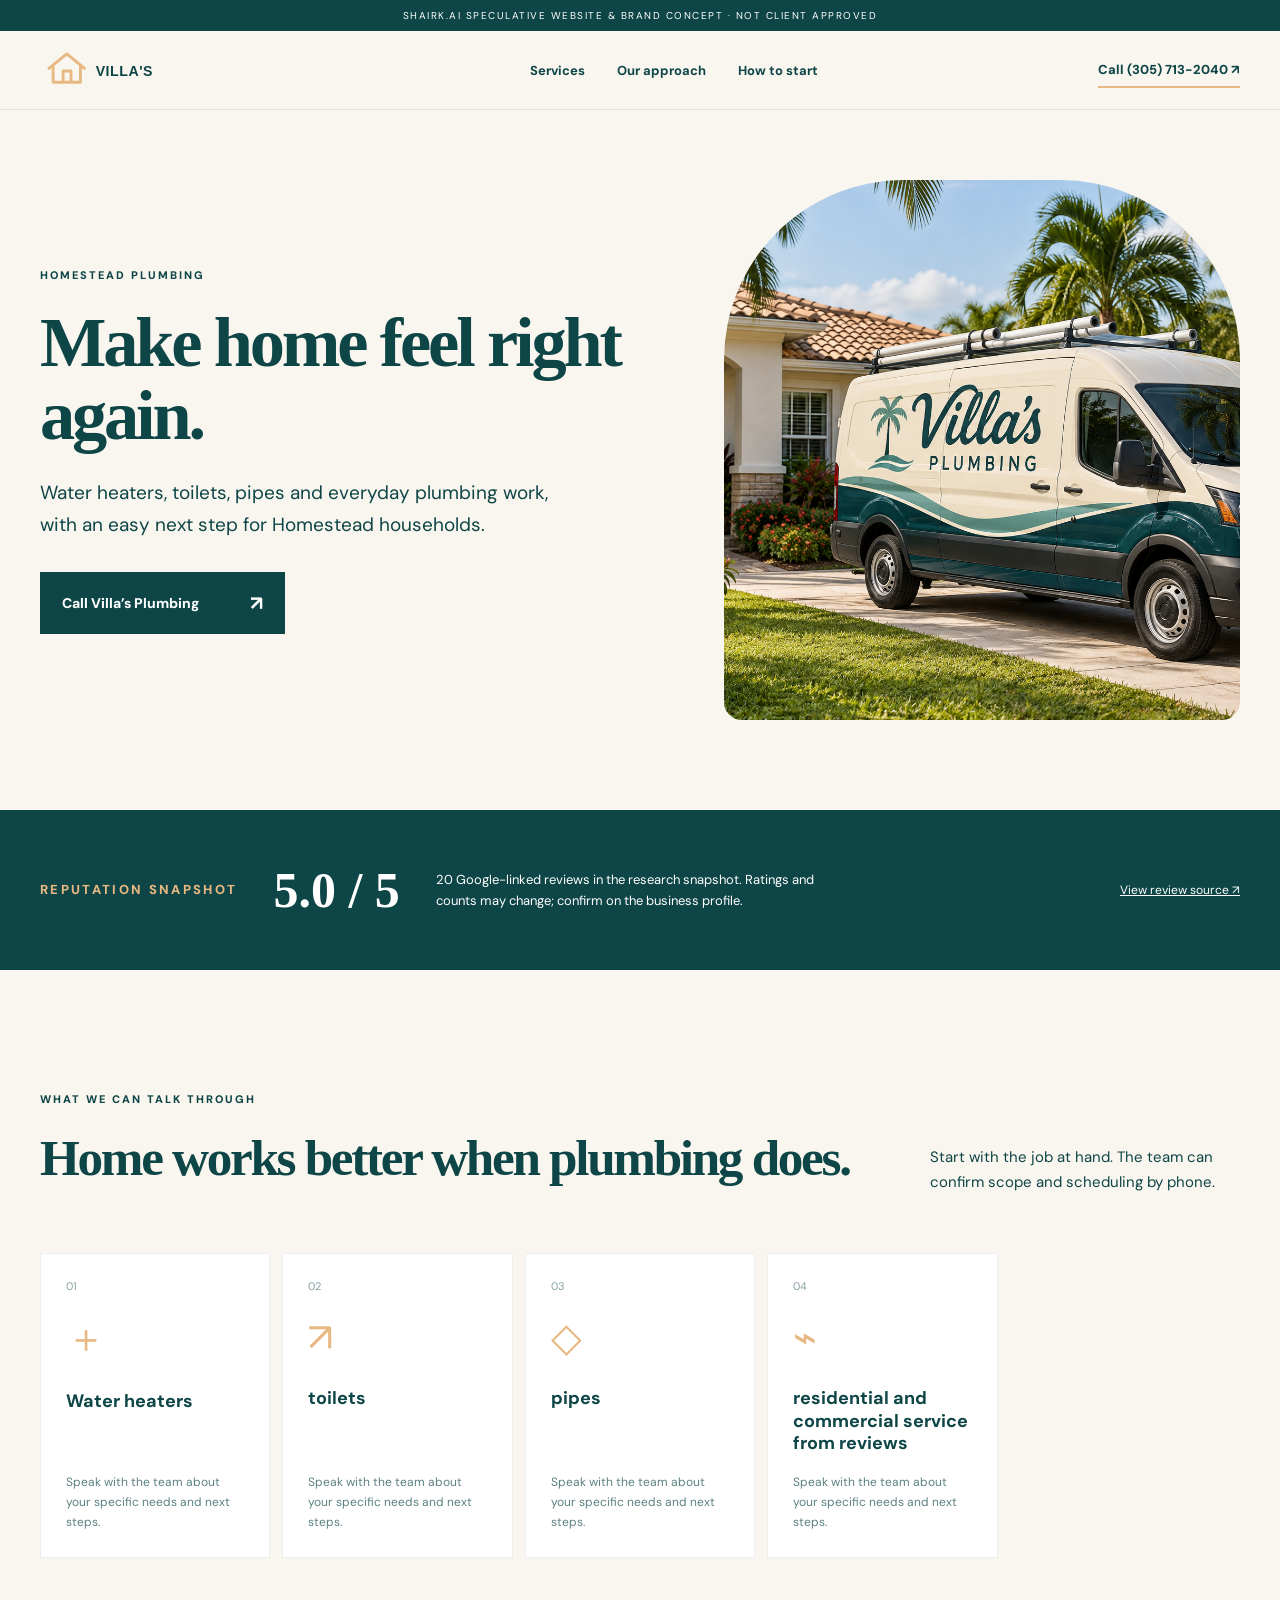
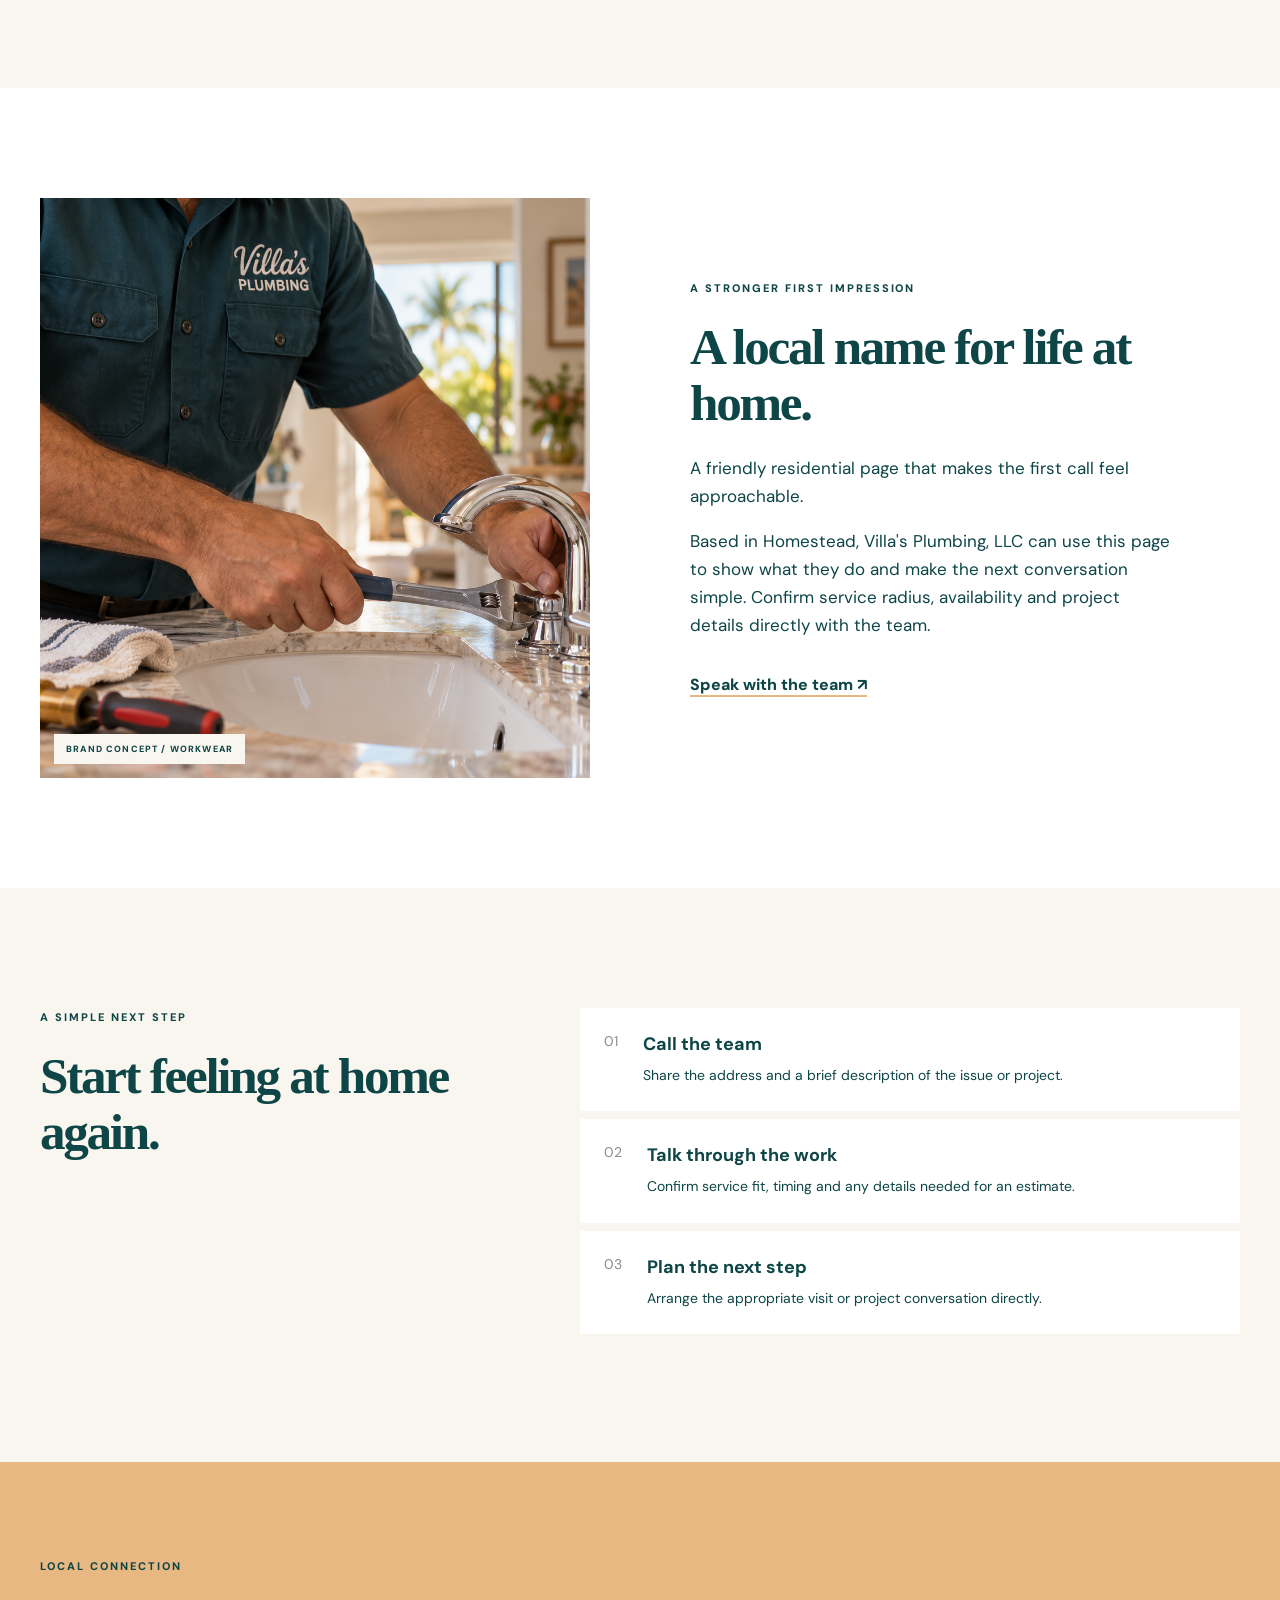
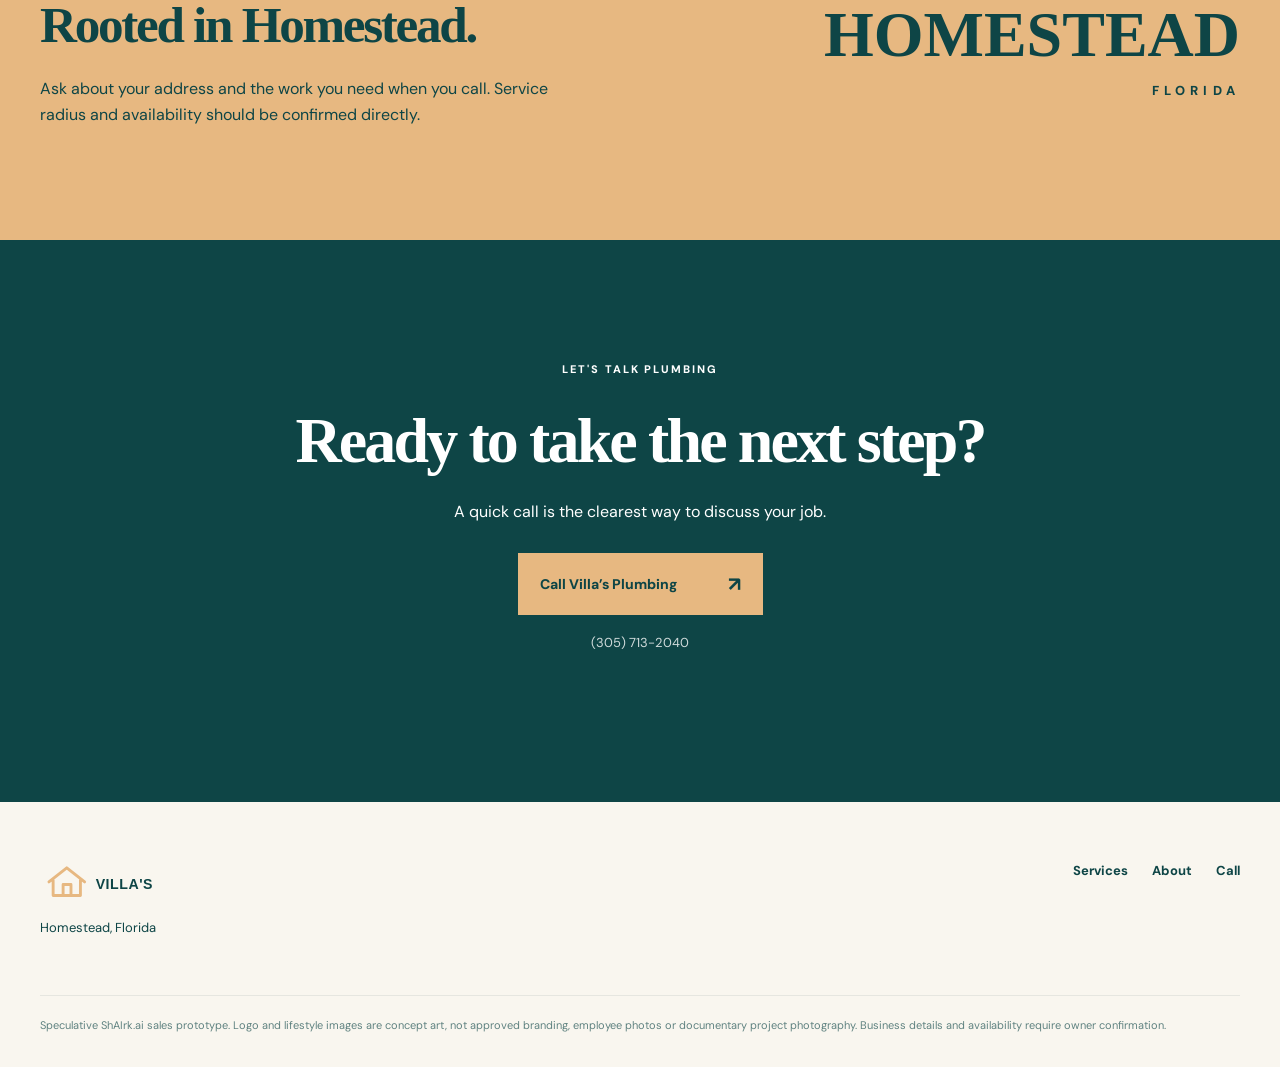
<file: index.html>
<!doctype html><html lang="en"><head><meta charset="utf-8"><meta name="viewport" content="width=device-width,initial-scale=1"><meta name="theme-color" content="#0e4546"><meta name="description" content="Concept landing page for Villa&#x27;s Plumbing, LLC: explore plumbing services and call (305) 713-2040."><title>Villa&#x27;s Plumbing, LLC | Plumbing in Homestead</title><link rel="icon" href="assets/favicon.svg" type="image/svg+xml"><link rel="stylesheet" href="styles.css"></head>
    <body class="style-9"><div class="concept-ribbon">SHAIRK.AI SPECULATIVE WEBSITE & BRAND CONCEPT · NOT CLIENT APPROVED</div><header class="site-header"><div class="wrap nav"><a class="brand" href="#top" aria-label="Villa&#x27;s Plumbing, LLC home"><img src="assets/logo-concept-a.svg" alt="Villa&#x27;s Plumbing, LLC concept logo"></a><nav aria-label="Main navigation"><a href="#services">Services</a><a href="#about">Our approach</a><a href="#process">How to start</a></nav><a class="nav-call" href="tel:+13057132040">Call (305) 713-2040 ↗</a></div></header><main id="top"><section class="hero wrap"><div class="hero-copy"><p class="eyebrow">HOMESTEAD PLUMBING</p><h1>Make home feel right again.</h1><p class="lead">Water heaters, toilets, pipes and everyday plumbing work, with an easy next step for Homestead households.</p><a class="button" href="tel:+13057132040">Call Villa’s Plumbing <span>↗</span></a></div><div class="hero-media rounded"><img src="assets/brand-vehicle.png" alt="Speculative branded service vehicle concept" loading="eager"></div></section><section class="review-band" aria-label="Reputation snapshot"><div class="wrap review-inner"><p class="eyebrow">REPUTATION SNAPSHOT</p><strong>5.0 / 5</strong><p>20 Google-linked reviews in the research snapshot. Ratings and counts may change; confirm on the business profile.</p><a href="https://reviews.birdeye.com/villas-plumbing-166861262921791" target="_blank" rel="noopener noreferrer">View review source ↗</a></div></section><section class="services wrap" id="services"><div class="section-heading"><div><p class="eyebrow">WHAT WE CAN TALK THROUGH</p><h2>Home works better when plumbing does.</h2></div><p>Start with the job at hand. The team can confirm scope and scheduling by phone.</p></div><div class="service-grid"><article class="service-card"><span class="service-index">01</span><span class="service-symbol" aria-hidden="true">＋</span><h3>Water heaters</h3><p>Speak with the team about your specific needs and next steps.</p></article><article class="service-card"><span class="service-index">02</span><span class="service-symbol" aria-hidden="true">↗</span><h3>toilets</h3><p>Speak with the team about your specific needs and next steps.</p></article><article class="service-card"><span class="service-index">03</span><span class="service-symbol" aria-hidden="true">◇</span><h3>pipes</h3><p>Speak with the team about your specific needs and next steps.</p></article><article class="service-card"><span class="service-index">04</span><span class="service-symbol" aria-hidden="true">⌁</span><h3>residential and commercial service from reviews</h3><p>Speak with the team about your specific needs and next steps.</p></article></div></section>
    <section class="story" id="about"><div class="wrap story-grid"><div class="story-media"><img src="assets/brand-workwear.png" alt="Speculative branded workwear concept" loading="lazy"><span class="caption">BRAND CONCEPT / WORKWEAR</span></div><div class="story-copy"><p class="eyebrow">A STRONGER FIRST IMPRESSION</p><h2>A local name for life at home.</h2><p>A friendly residential page that makes the first call feel approachable.</p><p>Based in Homestead, Villa&#x27;s Plumbing, LLC can use this page to show what they do and make the next conversation simple. Confirm service radius, availability and project details directly with the team.</p><a class="text-link" href="tel:+13057132040">Speak with the team ↗</a></div></div></section>
    <section class="process wrap process-alt" id="process"><div><p class="eyebrow">A SIMPLE NEXT STEP</p><h2>Start feeling at home again.</h2></div><ol><li><span>01</span><div><strong>Call the team</strong><p>Share the address and a brief description of the issue or project.</p></div></li><li><span>02</span><div><strong>Talk through the work</strong><p>Confirm service fit, timing and any details needed for an estimate.</p></div></li><li><span>03</span><div><strong>Plan the next step</strong><p>Arrange the appropriate visit or project conversation directly.</p></div></li></ol></section><section class="area" id="area"><div class="wrap area-inner"><div><p class="eyebrow">LOCAL CONNECTION</p><h2>Rooted in Homestead.</h2><p>Ask about your address and the work you need when you call. Service radius and availability should be confirmed directly.</p></div><div class="area-mark">HOMESTEAD<span>FLORIDA</span></div></div></section><section class="final-cta"><div class="wrap"><p class="eyebrow">LET'S TALK PLUMBING</p><h2>Ready to take the next step?</h2><p>A quick call is the clearest way to discuss your job.</p><a class="button" href="tel:+13057132040">Call Villa’s Plumbing <span>↗</span></a><p class="phone-print">(305) 713-2040</p></div></section></main><footer><div class="wrap footer-grid"><div><img src="assets/logo-concept-a.svg" alt="Villa&#x27;s Plumbing, LLC concept logo"><p>Homestead, Florida</p></div><div><a href="#services">Services</a><a href="#about">About</a><a href="tel:+13057132040">Call</a></div></div><p class="disclaimer wrap">Speculative ShAIrk.ai sales prototype. Logo and lifestyle images are concept art, not approved branding, employee photos or documentary project photography. Business details and availability require owner confirmation.</p></footer><a class="mobile-call" href="tel:+13057132040">Call Villa’s Plumbing ↗</a></body></html>
</file>
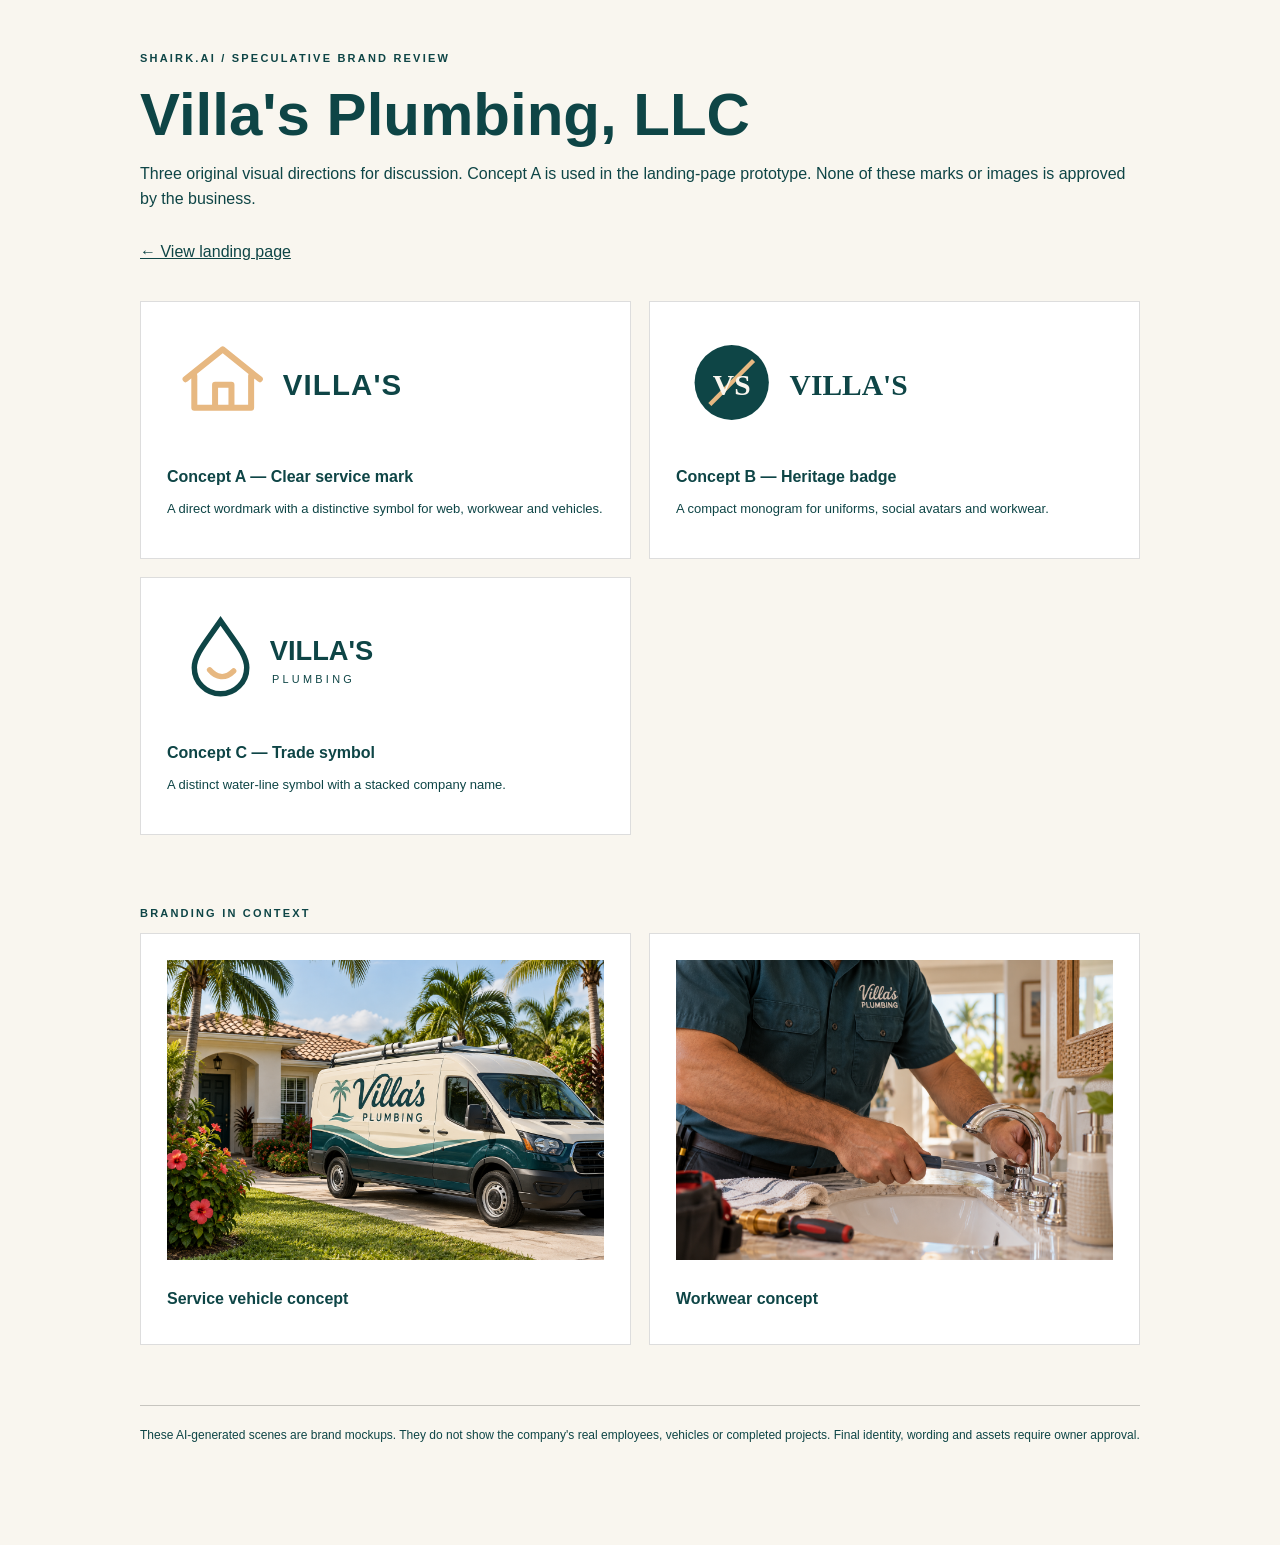
<file: logo-review.html>
<!doctype html><html lang="en"><head><meta charset="utf-8"><meta name="viewport" content="width=device-width,initial-scale=1"><title>Villa&#x27;s Plumbing, LLC | Brand concept review</title><style>body{margin:0;background:#f9f6ef;color:#0e4546;font-family:Arial,sans-serif}main{width:min(1000px,calc(100% - 36px));margin:50px auto 100px}.eyebrow{font-size:11px;letter-spacing:.2em;font-weight:bold}h1{font-size:clamp(34px,5vw,60px);line-height:1.05;margin:16px 0}p{line-height:1.55}a{color:inherit}.back{display:inline-block;margin:15px 0 40px}.grid{display:grid;grid-template-columns:1fr 1fr;gap:18px}.card{background:white;padding:26px;border:1px solid #0002}.card img{width:100%;height:110px;object-fit:contain;object-position:left}.card h2{font-size:16px;margin:26px 0 10px}.card p{font-size:13px}.card img.concept-photo{width:100%;height:300px;object-fit:cover}.photos{margin-top:70px}.note{font-size:12px;border-top:1px solid #0003;padding-top:20px;margin-top:60px}@media(max-width:700px){.grid{grid-template-columns:1fr}}</style></head><body><main><p class="eyebrow">SHAIRK.AI / SPECULATIVE BRAND REVIEW</p><h1>Villa&#x27;s Plumbing, LLC</h1><p>Three original visual directions for discussion. Concept A is used in the landing-page prototype. None of these marks or images is approved by the business.</p><a class="back" href="/">← View landing page</a><div class="grid"><article class="card"><img src="assets/logo-concept-a.svg" alt="Clean professional wordmark"><h2>Concept A — Clear service mark</h2><p>A direct wordmark with a distinctive symbol for web, workwear and vehicles.</p></article><article class="card"><img src="assets/logo-concept-b.svg" alt="Monogram badge"><h2>Concept B — Heritage badge</h2><p>A compact monogram for uniforms, social avatars and workwear.</p></article><article class="card"><img src="assets/logo-concept-c.svg" alt="Water drop trade icon"><h2>Concept C — Trade symbol</h2><p>A distinct water-line symbol with a stacked company name.</p></article></div><div class="photos"><p class="eyebrow">BRANDING IN CONTEXT</p><div class="grid"><article class="card"><img class="concept-photo" src="assets/brand-vehicle.png" alt="Speculative branded service vehicle concept"><h2>Service vehicle concept</h2></article><article class="card"><img class="concept-photo" src="assets/brand-workwear.png" alt="Speculative branded workwear concept"><h2>Workwear concept</h2></article></div></div><p class="note">These AI-generated scenes are brand mockups. They do not show the company's real employees, vehicles or completed projects. Final identity, wording and assets require owner approval.</p></main></body></html>
</file>
<file: styles.css>
@import url('https://fonts.googleapis.com/css2?family=DM+Sans:wght@400;500;600;700;800&family=Manrope:wght@400;500;600;700;800&display=swap');
    :root{--ink:#0e4546;--accent:#e7b881;--paper:#f9f6ef;--font-head:Georgia;--font-body:'DM Sans',Arial,sans-serif}*{box-sizing:border-box}html{scroll-behavior:smooth}body{margin:0;color:var(--ink);background:var(--paper);font-family:var(--font-body)}a{color:inherit;text-decoration:none}img{display:block;max-width:100%}.wrap{width:min(1200px,calc(100% - 48px));margin:auto}.concept-ribbon{background:var(--ink);color:white;text-align:center;font-size:10px;letter-spacing:.15em;padding:9px 15px}.site-header{background:var(--paper);border-bottom:1px solid rgba(20,40,50,.1);position:sticky;top:0;z-index:20;backdrop-filter:blur(16px)}.nav{display:flex;align-items:center;justify-content:space-between;gap:28px;min-height:78px}.brand img{width:210px;max-height:52px}nav{display:flex;gap:32px;font-size:13px;font-weight:700}nav a:hover,.text-link:hover{text-decoration:underline}.nav-call{font-size:13px;font-weight:800;border-bottom:2px solid var(--accent);padding:8px 0;white-space:nowrap}.eyebrow{font-size:11px;letter-spacing:.18em;font-weight:800;text-transform:uppercase;margin:0 0 22px}h1,h2,h3,p{margin-top:0}h1,h2{font-family:var(--font-head);letter-spacing:-.045em}h1{font-size:clamp(48px,5.5vw,86px);line-height:1.03;margin:0 0 26px}h2{font-size:clamp(38px,4vw,60px);line-height:1.08;margin:0 0 24px}h3{font-size:21px;line-height:1.25}p{line-height:1.65}.hero{display:grid;grid-template-columns:1fr 1fr;gap:clamp(40px,6vw,90px);align-items:center;min-height:690px;padding-top:70px;padding-bottom:90px}.hero-copy{max-width:600px}.hero-copy .lead{font-size:19px;max-width:540px;margin-bottom:32px}.button{display:inline-flex;align-items:center;justify-content:space-between;gap:38px;background:var(--ink);color:white;font-weight:800;font-size:14px;padding:18px 22px;min-width:245px;transition:transform .2s,background .2s}.button:hover{transform:translateY(-3px);background:#263e50}.button span{font-size:20px}.hero-media{position:relative;min-width:0}.hero-media img{width:100%;height:540px;object-fit:cover}.caption{position:absolute;bottom:14px;left:14px;background:var(--paper);padding:9px 12px;font-size:9px;letter-spacing:.13em;font-weight:800}.rating{display:flex;gap:16px;align-items:center;margin-top:46px;padding-top:25px;border-top:1px solid rgba(30,40,40,.2)}.rating strong{font-size:30px;white-space:nowrap}.rating span{font-size:12px;line-height:1.4}.hero-stamp{position:absolute;right:-20px;bottom:-20px;background:var(--accent);width:140px;height:140px;border-radius:50%;display:grid;place-content:center;text-align:center;font-size:15px;font-weight:800;transform:rotate(10deg)}.review-band{background:var(--ink);color:white}.review-inner{display:flex;align-items:center;gap:36px;min-height:160px}.review-inner .eyebrow{margin:0;min-width:160px;color:var(--accent)}.review-inner strong{font-size:50px;font-family:var(--font-head);white-space:nowrap}.review-inner p{font-size:13px;max-width:390px;margin:0}.review-inner a{font-size:12px;text-decoration:underline;margin-left:auto;white-space:nowrap}.services{padding-top:120px;padding-bottom:130px}.section-heading{display:flex;justify-content:space-between;align-items:end;gap:40px;margin-bottom:44px}.section-heading>p{max-width:310px;font-size:15px}.service-grid{display:grid;grid-template-columns:repeat(5,1fr);gap:12px}.service-card{background:white;min-height:265px;padding:25px;display:flex;flex-direction:column;border:1px solid rgba(20,40,50,.08)}.service-index{font-size:11px;opacity:.5}.service-symbol{font-size:40px;color:var(--accent);margin:18px 0 24px}.service-card h3{font-size:18px;flex:1}.service-card p{font-size:12px;margin:0;opacity:.68}.story{background:white;padding:110px 0}.story-grid{display:grid;grid-template-columns:1fr 1fr;align-items:center;gap:100px}.story-media{position:relative}.story-media img{width:100%;height:580px;object-fit:cover}.story-copy{max-width:480px}.story-copy p:not(.eyebrow){font-size:17px}.text-link{display:inline-block;border-bottom:2px solid var(--accent);font-weight:800;margin-top:18px}.process{display:grid;grid-template-columns:1fr 1fr;gap:100px;padding-top:120px;padding-bottom:120px}.process ol{padding:0;margin:0;list-style:none}.process li{display:flex;gap:25px;padding:22px 0;border-top:1px solid rgba(20,40,50,.2)}.process li span{color:#8b8b8b;font-size:14px}.process li strong{font-size:18px}.process li p{font-size:14px;margin:8px 0 0}.area{background:var(--accent);padding:95px 0}.area-inner{display:flex;justify-content:space-between;align-items:center;gap:50px}.area-inner>div:first-child{max-width:540px}.area-mark{font-family:var(--font-head);font-size:clamp(35px,5vw,78px);font-weight:bold;line-height:1;text-align:right}.area-mark span{display:block;font:800 13px var(--font-body);letter-spacing:.4em;margin-top:15px}.final-cta{background:var(--ink);color:white;text-align:center;padding:120px 0}.final-cta h2{font-size:clamp(45px,5vw,75px)}.final-cta p{margin-bottom:28px}.final-cta .button{background:var(--accent);color:var(--ink)}.phone-print{font-size:13px;margin-top:17px;opacity:.8}footer{background:var(--paper);padding:60px 0 32px}.footer-grid{display:flex;justify-content:space-between;align-items:start}.footer-grid img{width:210px}.footer-grid p{font-size:13px;margin:12px 0}.footer-grid>div:last-child{display:flex;gap:24px;font-size:13px;font-weight:700}.disclaimer{border-top:1px solid rgba(20,40,50,.12);padding-top:20px;margin-top:45px;font-size:11px;opacity:.65}.mobile-call{display:none}
    .style-0 .hero-media img,.style-5 .hero-media img{border-radius:48% 48% 4px 4px}.style-1{background:#eaf6f5}.style-1 .hero{grid-template-columns:1.08fr .92fr}.style-1 .hero-media img{border-radius:4px 120px 4px 4px}.style-2 .hero{grid-template-columns:1.15fr .85fr}.style-2 .hero-media img{height:600px;clip-path:polygon(0 0,100% 0,100% 90%,8% 100%)}.style-3 .hero{background:var(--ink);color:white;width:100%;padding-left:max(24px,calc((100vw - 1200px)/2));padding-right:max(24px,calc((100vw - 1200px)/2))}.style-3 .hero .button{background:var(--accent);color:var(--ink)}.style-3 .hero-media img{border:14px solid white;transform:rotate(2deg)}.style-4 .hero-media img{border-radius:220px 220px 0 0}.style-4 .hero{grid-template-columns:.9fr 1.1fr}.style-5 .hero{grid-template-columns:1.05fr .95fr}.style-5 .hero-media img{border-radius:50% 50% 0 0}.style-6 .hero-media img{border-radius:50% 50% 8px 8px}.style-6 .services{background:var(--ink);color:white;width:100%;padding-left:max(24px,calc((100vw - 1200px)/2));padding-right:max(24px,calc((100vw - 1200px)/2))}.style-6 .service-card{color:var(--ink)}.style-7 .hero{grid-template-columns:1fr 1.1fr}.style-7 .hero-media img{border-radius:14px;box-shadow:20px 20px 0 var(--accent)}.style-8 .hero{background:var(--accent);width:100%;padding-left:max(24px,calc((100vw - 1200px)/2));padding-right:max(24px,calc((100vw - 1200px)/2))}.style-8 .hero-media img{border-radius:50%}.style-9 .hero-media img{border-radius:180px 180px 18px 18px}.style-9 .hero{grid-template-columns:1fr .85fr}.alternate .story-grid{direction:rtl}.alternate .story-grid>*{direction:ltr}.process-alt{grid-template-columns:.8fr 1.2fr}.process-alt li{background:white;margin-bottom:8px;padding:24px;border:0}
    @media(max-width:950px){nav{display:none}.service-grid{grid-template-columns:repeat(3,1fr)}.story-grid{gap:50px}.review-inner{flex-wrap:wrap;padding:28px 0;gap:16px}.review-inner a{margin-left:0}}
    @media(max-width:700px){.wrap{width:min(100% - 32px,560px)}.concept-ribbon{font-size:8px}.nav{min-height:68px}.brand img{width:150px}.nav-call{display:none}.hero,.style-1 .hero,.style-2 .hero,.style-3 .hero,.style-4 .hero,.style-5 .hero,.style-7 .hero,.style-8 .hero,.style-9 .hero{display:flex;flex-direction:column;align-items:stretch;gap:34px;min-height:0;padding-top:45px;padding-bottom:55px}.hero .hero-media{order:2}.hero .hero-copy{order:1}.hero-media img,.style-2 .hero-media img{height:350px}h1{font-size:clamp(42px,11vw,66px)}h2{font-size:38px}.hero-copy .lead{font-size:16px}.rating{margin-top:30px}.review-inner{display:grid;grid-template-columns:1fr 1fr}.review-inner .eyebrow{grid-column:span 2}.review-inner strong{font-size:40px}.review-inner p{font-size:11px}.review-inner a{grid-column:span 2}.services{padding-top:75px;padding-bottom:80px}.section-heading{display:block}.service-grid{grid-template-columns:1fr 1fr}.service-card{min-height:220px;padding:18px}.service-card h3{font-size:16px}.service-card p{font-size:11px}.story{padding:75px 0}.story-grid,.process{display:flex;flex-direction:column;gap:35px}.story-media img{height:360px}.process{padding-top:80px;padding-bottom:80px}.process ol{width:100%}.area{padding:65px 0}.area-inner{display:block}.area-mark{text-align:left;margin-top:40px}.final-cta{padding:85px 0}.footer-grid{display:block}.footer-grid>div:last-child{margin-top:25px}.mobile-call{display:block;position:fixed;bottom:0;left:0;width:100%;padding:17px;text-align:center;background:var(--accent);color:var(--ink);font-size:14px;font-weight:800;z-index:30;box-shadow:0 -4px 24px #0002}footer{padding-bottom:100px}}
    @media(max-width:420px){.service-grid{grid-template-columns:1fr}.service-card{min-height:170px}.hero-media img{height:290px}.hero-stamp{width:100px;height:100px;font-size:11px;right:0}}
    @media(prefers-reduced-motion:reduce){html{scroll-behavior:auto}.button{transition:none}}
</file>
